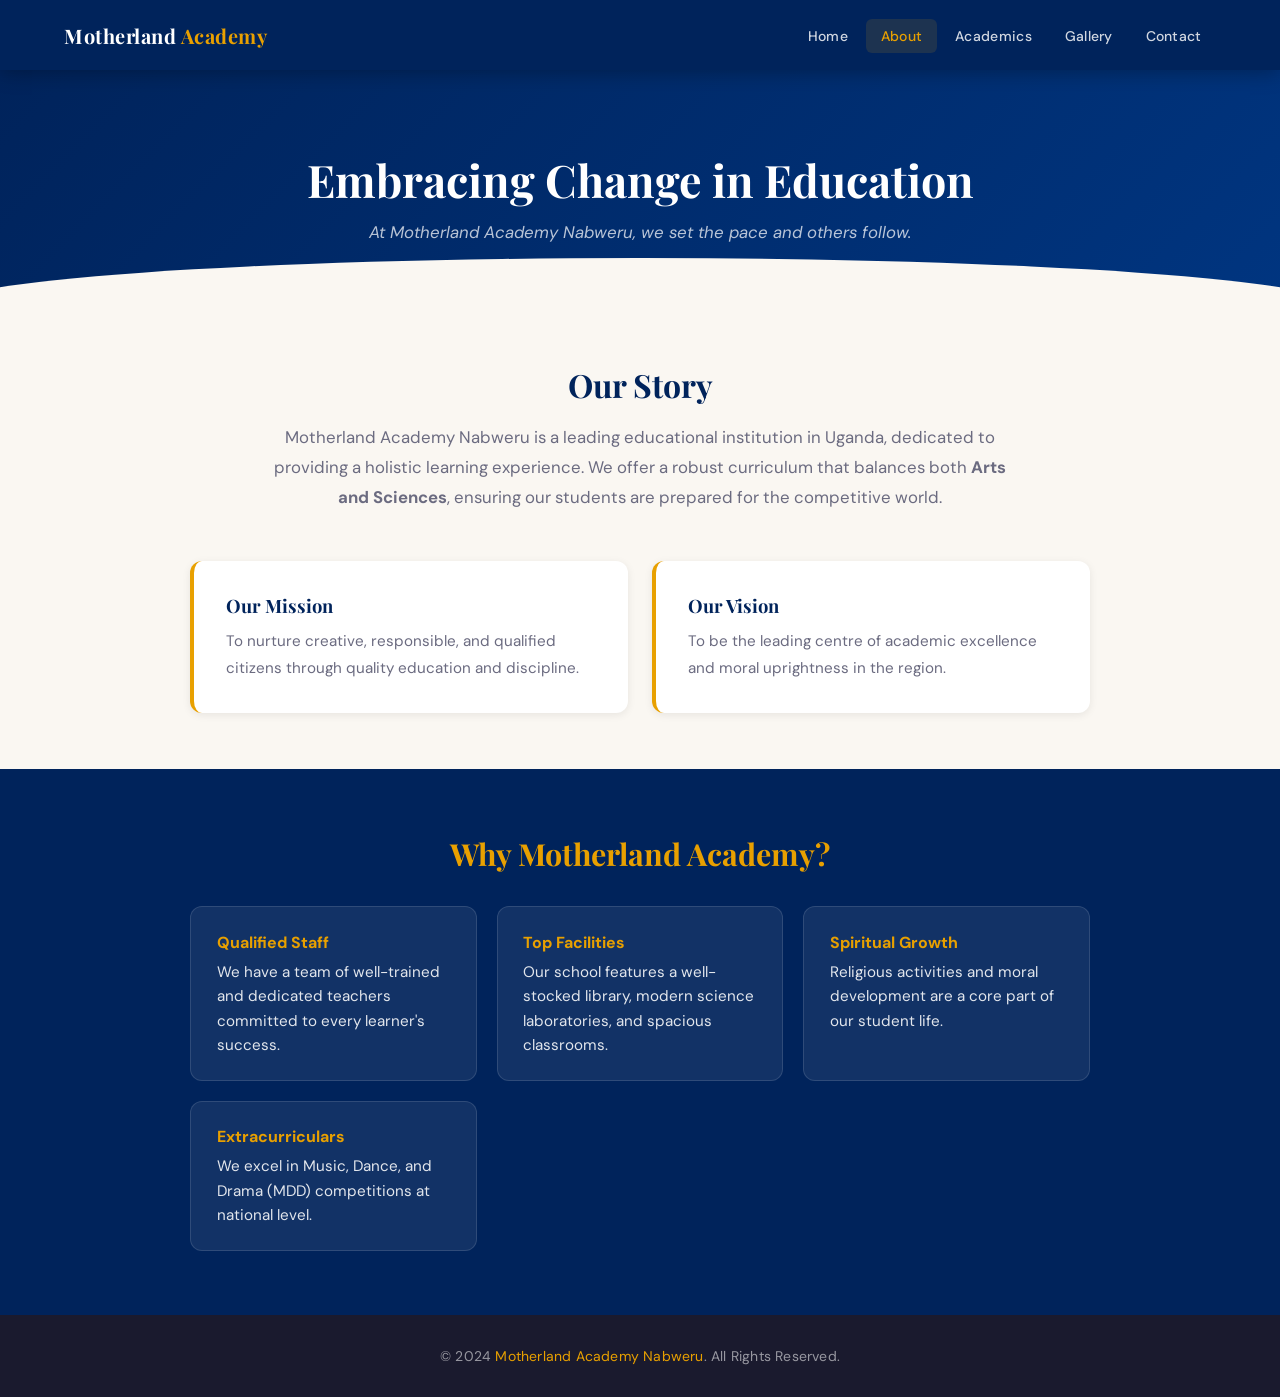
<file: about.html>
<!DOCTYPE html>
<html lang="en">
<head>
    <meta charset="UTF-8">
    <meta name="viewport" content="width=device-width, initial-scale=1.0">
    <title>About Us | Motherland Academy Nabweru</title>
    <link rel="stylesheet" href="style.css">
    <link rel="icon" href="images/BADGE.png">
</head>

<body>

    <header>
        <div class="logo">Motherland <span>Academy</span></div>
        <nav id="main-nav">
            <ul>
                <li><a href="index.html">Home</a></li>
                <li><a href="about.html" class="active">About</a></li>
                <li><a href="academics.html">Academics</a></li>
                <li><a href="gallery.html">Gallery</a></li>
                <li><a href="contact.html">Contact</a></li>
            </ul>
        </nav>
        <div class="menu-toggle" id="mobile-menu">
            <span></span><span></span><span></span>
        </div>
    </header>

    <main>
        <!-- Hero Banner -->
        <section class="about-hero">
            <h1>Embracing Change in Education</h1>
            <p>At Motherland Academy Nabweru, we set the pace and others follow.</p>
        </section>

        <!-- Our Story -->
        <section class="about-content">
            <div class="text-block">
                <h2>Our Story</h2>
                <p>Motherland Academy Nabweru is a leading educational institution in Uganda, dedicated to providing a holistic learning experience. We offer a robust curriculum that balances both <strong>Arts and Sciences</strong>, ensuring our students are prepared for the competitive world.</p>
            </div>

            <div class="grid-container">
                <div class="card">
                    <h3>Our Mission</h3>
                    <p>To nurture creative, responsible, and qualified citizens through quality education and discipline.</p>
                </div>
                <div class="card">
                    <h3>Our Vision</h3>
                    <p>To be the leading centre of academic excellence and moral uprightness in the region.</p>
                </div>
            </div>
        </section>

        <!-- Why Us -->
        <section class="why-us">
            <h2>Why Motherland Academy?</h2>
            <ul>
                <li>
                    <strong>Qualified Staff</strong>
                    We have a team of well-trained and dedicated teachers committed to every learner's success.
                </li>
                <li>
                    <strong>Top Facilities</strong>
                    Our school features a well-stocked library, modern science laboratories, and spacious classrooms.
                </li>
                <li>
                    <strong>Spiritual Growth</strong>
                    Religious activities and moral development are a core part of our student life.
                </li>
                <li>
                    <strong>Extracurriculars</strong>
                    We excel in Music, Dance, and Drama (MDD) competitions at national level.
                </li>
            </ul>
        </section>
    </main>

    <footer>
        <p>&copy; 2024 <span>Motherland Academy Nabweru</span>. All Rights Reserved.</p>
    </footer>

    <script src="script.js"></script>
</body>
</html>
</file>
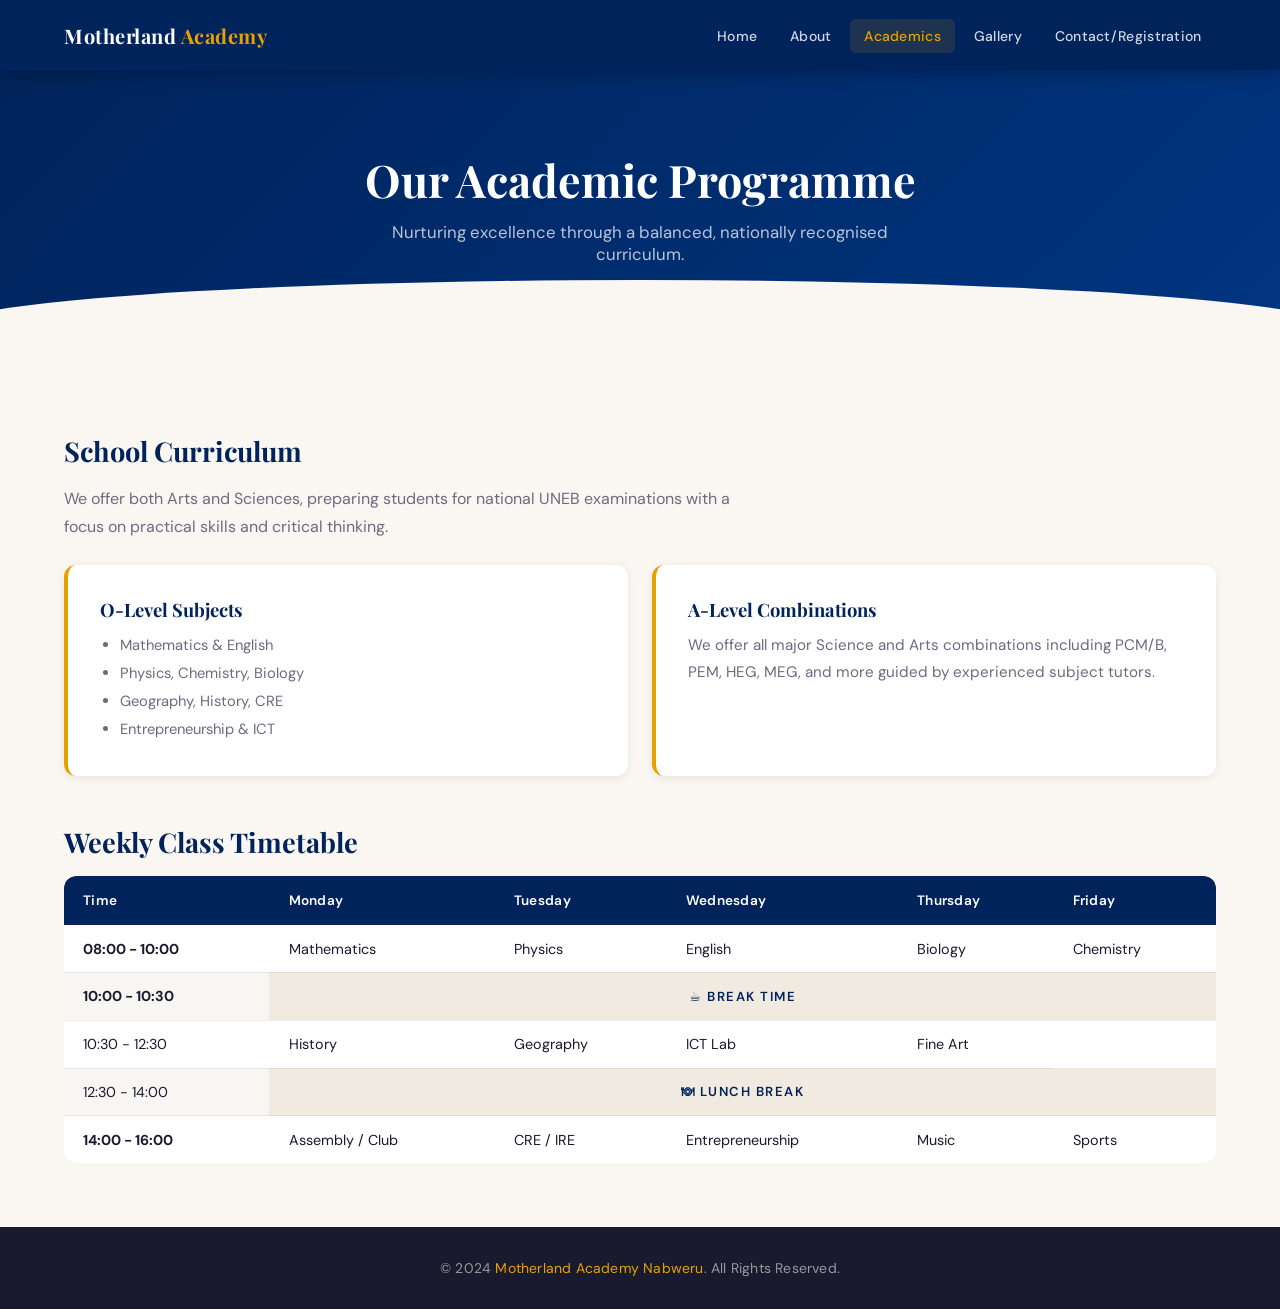
<file: academics.html>
<!DOCTYPE html>
<html lang="en">
<head>
    <meta charset="UTF-8">
    <meta name="viewport" content="width=device-width, initial-scale=1.0">
    <title>Academics | Motherland Academy Nabweru</title>
    <!-- This links to your same CSS file so it looks nice -->
    <link rel="stylesheet" href="style.css">
    <link rel="icon" href="images/BADGE.png">
</head>
<body>

    <header>
        <div class="logo">Motherland <span>Academy</span></div>
        <nav id="main-nav">
            <ul>
                <li><a href="index.html">Home</a></li>
                <li><a href="about.html">About</a></li>
                <li><a href="academics.html" class="active">Academics</a></li>
                <li><a href="gallery.html">Gallery</a></li>
                <li><a href="contact.html">Contact/Registration</a></li>
            </ul>
        </nav>
        <div class="menu-toggle" id="mobile-menu">
            <span></span><span></span><span></span>
        </div>
    </header>

    <main>
        <section class="hero-small">
            <h1>Our Academic Programme</h1>
            <p>Nurturing excellence through a balanced, nationally recognised curriculum.</p>
        </section>

        <section class="content-padding">
            <h2>School Curriculum</h2>
            <p>We offer both Arts and Sciences, preparing students for national UNEB examinations with a focus on practical skills and critical thinking.</p>
            
            <div class="info-grid">
                <div class="card">
                    <h3>O-Level Subjects</h3>
                    <ul>
                        <li>Mathematics &amp; English</li>
                        <li>Physics, Chemistry, Biology</li>
                        <li>Geography, History, CRE</li>
                        <li>Entrepreneurship &amp; ICT</li>
                    </ul>
                </div>
                <div class="card">
                    <h3>A-Level Combinations</h3>
                    <p>We offer all major Science and Arts combinations including PCM/B, PEM, HEG, MEG, and more guided by experienced subject tutors.</p>
                </div>
            </div>

            <h2>Weekly Class Timetable</h2>
            <div style="overflow-x:auto; border-radius: 12px;">
                <table class="timetable">
                    <thead>
                        <tr>
                            <th>Time</th>
                            <th>Monday</th>
                            <th>Tuesday</th>
                            <th>Wednesday</th>
                            <th>Thursday</th>
                            <th>Friday</th>
                        </tr>
                    </thead>
                    <tbody>
                        <tr>
                            <td><strong>08:00 - 10:00</strong></td>
                            <td>Mathematics</td>
                            <td>Physics</td>
                            <td>English</td>
                            <td>Biology</td>
                            <td>Chemistry</td>
                        </tr>
                        <tr>
                            <td><strong>10:00 - 10:30</strong></td>
                            <td colspan="5">☕ BREAK TIME</td>
                        </tr>
                        <tr>
                            <td>10:30 - 12:30</td>
                            <td>History</td>
                            <td>Geography</td>
                            <td>ICT Lab</td>
                            <td>Fine Art</td>
                            
                        </tr>
                        <tr>
                            <td>12:30 - 14:00</td>
                            <td colspan="5">🍽 LUNCH BREAK</td>
                        </tr>
                        <tr>
                            <td><strong>14:00 - 16:00</strong></td>
                            <td>Assembly / Club</td>
                            <td>CRE / IRE</td>
                            <td>Entrepreneurship</td>
                            <td>Music</td>
                            <td>Sports</td>
                        </tr>
                    </tbody>
                </table>
            </div>
        </section>
    </main>

    <footer>
        <p>&copy; 2024 <span>Motherland Academy Nabweru</span>. All Rights Reserved.</p>
    </footer>

    <!-- This links to your same JS file so the mobile menu works -->
    <script src="script.js"></script>
</body>
</html>
</file>
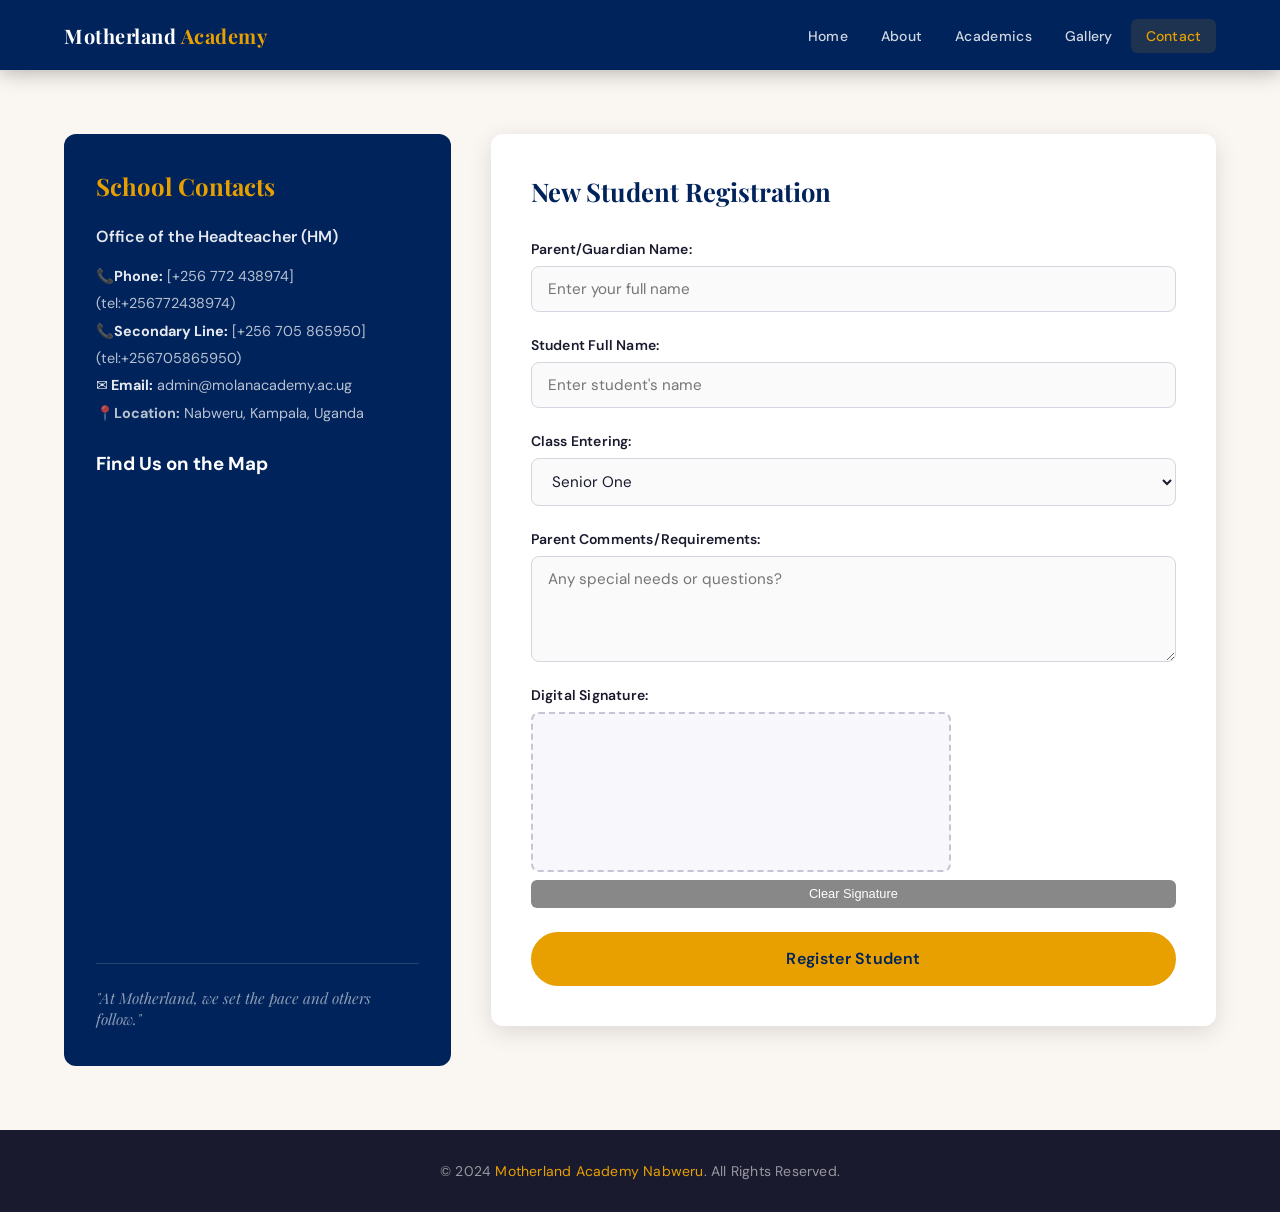
<file: contact.html>
<!DOCTYPE html>
<html lang="en">
<head>
    <meta charset="UTF-8">
    <meta name="viewport" content="width=device-width, initial-scale=1.0">
    <title>Contact &amp; Registration | Motherland Academy</title>
    <link rel="stylesheet" href="style.css">
    <link rel="icon" href="IMAGES/BADGE.png">
</head>


<body>
    <header>
        <div class="logo">Motherland <span>Academy</span></div>
        <nav id="main-nav">
            <ul>
                <li><a href="index.html">Home</a></li>
                <li><a href="about.html">About</a></li>
                <li><a href="academics.html">Academics</a></li>
                <li><a href="gallery.html">Gallery</a></li>
                <li><a href="contact.html" class="active">Contact</a></li>
            </ul>
        </nav>
    </header>

    <main class="contact-container">
        <!-- Staff Contact Section -->
        <aside class="staff-info">
            <h2>School Contacts</h2>
            <div class="contact-card">
                <h3>Office of the Headteacher (HM)</h3>
                <p><strong style="color:rgba(255,255,255,0.9)">📞Phone:</strong> [+256 772 438974](tel:+256772438974)</p>
                <p><strong style="color:rgba(255,255,255,0.9)">📞Secondary Line:</strong> [+256 705 865950](tel:+256705865950)</p>
                <p><strong style="color:rgba(255,255,255,0.9)">✉ Email:</strong> admin@molanacademy.ac.ug</p>
                <p><strong>📍Location:</strong> Nabweru, Kampala, Uganda</p>
            </div>
            <!-- Live Google Map -->
<div class="map-container" style="margin-top: 1.5rem;">
    <h3 style="margin-bottom: 0.5rem; color: #fff;">Find Us on the Map</h3>
    
    
    <iframe src="https://www.google.com/maps/embed?pb=!1m18!1m12!1m3!1d3989.7401018287705!2d32.544858173492365!3d0.3587703639627727!2m3!1f0!2f0!3f0!3m2!1i1024!2i768!4f13.1!3m3!1m2!1s0x177dba81d717a883%3A0xd3ceca4c4981167f!2sMotherland%20Academy%20Nabweru!5e0!3m2!1sen!2sug!4v1777623768174!5m2!1sen!2sug" width="600" height="450" style="border:0;" allowfullscreen="" loading="lazy" referrerpolicy="no-referrer-when-downgrade"></iframe>
</div>
 <hr>
            <p><em>"At Motherland, we set the pace and others follow."</em></p>
        </aside>

        <!-- Registration Form Section -->
        <section class="registration-form">
            <h2>New Student Registration</h2>
            <form id="regForm" onsubmit="return validateSubmission(event)">
                <div class="form-group">
                    <label for="pName">Parent/Guardian Name:</label>
                    <input type="text" id="pName" placeholder="Enter your full name" required>
                </div>

                <div class="form-group">
                    <label for="sName">Student Full Name:</label>
                    <input type="text" id="sName" placeholder="Enter student's name" required>
                </div>

                <div class="form-group">
                    <label for="class">Class Entering:</label>
                    <select id="class">
                        <option value="s1">Senior One</option>
                        <option value="s2">Senior Two</option>
                        <option value="s3">Senior Three</option>
                        <option value="s4">Senior Four</option>
                        <option value="s5">Senior Five</option>
                        <option value="s6">Senior Six</option>
                    </select>
                </div>

                <div class="form-group">
                    <label for="comments">Parent Comments/Requirements:</label>
                    <textarea id="comments" rows="4" placeholder="Any special needs or questions?"></textarea>
                </div>

                <!-- Digital Signature Area -->
                <div class="form-group">
                    <label>Digital Signature:</label>
                    <canvas id="signature-pad" width="400" height="150"></canvas>
                    <button type="button" class="btn-clear" onclick="clearSignature()">Clear Signature</button>
                </div>

                <button type="submit" class="btn" style="width: 100%; justify-content: center; font-size: 1rem; padding: 0.9rem;">Register Student</button>
            </form>
        </section>
    </main>

    <footer>
        <p>&copy; 2024 <span>Motherland Academy Nabweru</span>. All Rights Reserved.</p>
    </footer>

    <script src="script.js"></script>
</body>
</html>
</file>
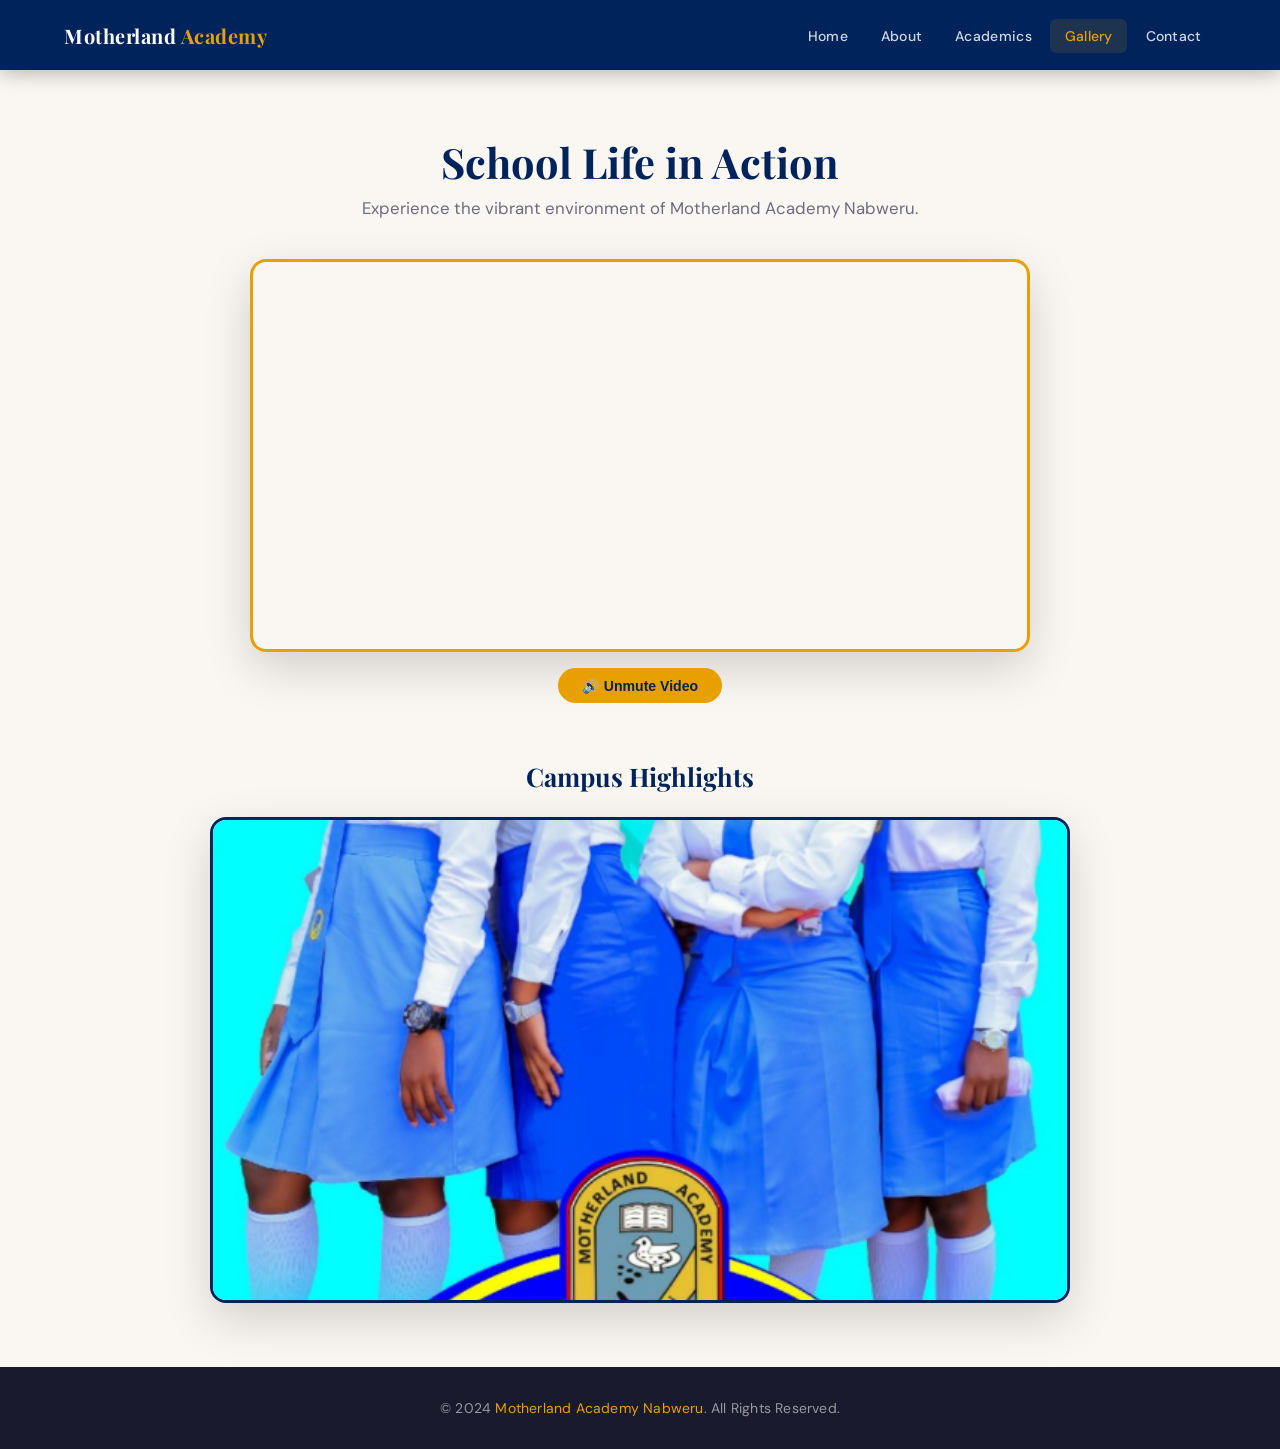
<file: gallery.html>
<!DOCTYPE html>
<html lang="en">
<head>
    <meta charset="UTF-8">
    <meta name="viewport" content="width=device-width, initial-scale=1.0">
    <title>Gallery | Motherland Academy Nabweru</title>
    <link rel="stylesheet" href="style.css">
    <link rel="icon" href="IMAGES/BADGE.png">
</head>
<body>

    <header>
        <div class="logo">Motherland <span>Academy</span></div>
        <nav id="main-nav">
            <ul>
                <li><a href="index.html">Home</a></li>
                <li><a href="about.html">About</a></li>
                <li><a href="academics.html">Academics</a></li>
                <li><a href="gallery.html" class="active">Gallery</a></li>
                <li><a href="contact.html">Contact</a></li>
            </ul>
        </nav>
    </header>

    <main class="gallery-section">
        <h1>School Life in Action</h1>
        <p>Experience the vibrant environment of Motherland Academy Nabweru.</p>

        <!-- 1. AUTOPLAY VIDEO (Minimal Space) -->
        <div class="video-box">
            <video id="schoolVideo" autoplay muted loop playsinline>
                <source src="IMAGES/MOTHERLAND.mp4" type="video/mp4">
                Your browser does not support the video tag.
            </video>
        </div>
        <button class="video-btn" id="soundButton" onclick="toggleSound()">🔊 Unmute Video</button>

        <!-- 2. AUTOMATIC IMAGE SLIDESHOW -->
        <h2>Campus Highlights</h2>
        
        <div class="slideshow-container">
            <div class="slides-wrapper" id="slider">
                <div class="slide-item"><img src="IMAGES/SMILE.png " alt="Students at Motherland Academy."></div>
                <div class="slide-item"><img src="IMAGES/FOOTBALL.png " alt="Football Activity"></div>
                <div class="slide-item"><img src="IMAGES/STUDENTS.png" alt="Students learning."></div>
                <div class="slide-item"><img src="IMAGES/ADVERT.png" alt="Laboratory"></div>
                <div class="slide-item"><img src="IMAGES/COOKING.png " alt="Cookery class."></div>
                <div class="slide-item"><img src="IMAGES/SPORTS.png " alt="Sports day."></div>
                <div class="slide-item"><img src="IMAGES/MEASUREMENTS.png " alt="Science measurements"></div>
                <div class="slide-item"><img src="IMAGES/DANCE.png" alt="Music, Dance and Drama"></div>
            </div>
        </div>
    </main>

    <footer>
        <p>&copy; 2024 <span>Motherland Academy Nabweru</span>. All Rights Reserved.</p>
    </footer>

    <script>
        // Video Sound Toggle
        function toggleSound() {
            const video = document.getElementById('schoolVideo');
            const btn = document.getElementById('soundButton');
            if (video.muted) {
                video.muted = false;
                btn.innerHTML = "🔈 Mute Sound";
            } else {
                video.muted = true;
                btn.innerHTML = "🔊 Unmute Video";
            }
        }

        // Automatic Slideshow Logic
        let currentSlide = 0;
        const slider = document.getElementById('slider');
        const totalSlides = document.querySelectorAll('.slide-item').length;

        function autoPlaySlides() {
            currentSlide = (currentSlide + 1) % totalSlides;
            slider.style.transform = `translateX(-${currentSlide * 100}%)`;
        }

        setInterval(autoPlaySlides, 3500); // Changes every 3.5 seconds
    </script>
</body>
</html>
</file>
<file: style.css>
@import url('https://fonts.googleapis.com/css2?family=Playfair+Display:ital,wght@0,400;0,600;0,700;1,400&family=DM+Sans:wght@300;400;500;600&display=swap');
:root {
    --navy:    #00235B;
    --gold:    #E8A000;
    --gold-lt: #F5C842;
    --cream:   #FAF7F2;
    --warm:    #F0EAE0;
    --text:    #1A1A2E;
    --muted:   #6B6B80;
    --white:   #FFFFFF;
    --accent:  #C8400F;

    --font-display: 'Playfair Display', Georgia, serif;
    --font-body:    'DM Sans', system-ui, sans-serif;

    --shadow-sm: 0 2px 8px rgba(0,0,0,0.08);
    --shadow-md: 0 6px 24px rgba(0,0,0,0.12);
    --shadow-lg: 0 16px 48px rgba(0,0,0,0.16);

    --radius: 12px;
    --transition: 0.3s cubic-bezier(0.4, 0, 0.2, 1);
}

/* ---- RESET ---- */
*, *::before, *::after {
    margin: 0;
    padding: 0;
    box-sizing: border-box;
}

html { scroll-behavior: smooth; }

body, html {
    width: 100%;
    overflow-x: hidden;
    font-family: var(--font-body);
    color: var(--text);
    background: var(--cream);
}

img { display: block; max-width: 100%; }

/* ============================================================
   HEADER / NAV
   ============================================================ */
header {
    background: var(--navy);
    display: flex;
    justify-content: space-between;
    align-items: center;
    padding: 0 5%;
    height: 70px;
    position: sticky;
    top: 0;
    z-index: 1000;
    box-shadow: 0 2px 20px rgba(0,0,0,0.3);
}

.logo {
    font-family: var(--font-display);
    font-size: 1.25rem;
    font-weight: 700;
    color: var(--white);
    letter-spacing: 0.5px;
}

.logo span {
    color: var(--gold);
}

nav ul {
    display: flex;
    list-style: none;
    gap: 0.25rem;
}

nav ul li a {
    color: rgba(255,255,255,0.82);
    text-decoration: none;
    font-size: 0.875rem;
    font-weight: 500;
    letter-spacing: 0.3px;
    padding: 0.5rem 0.9rem;
    border-radius: 6px;
    transition: var(--transition);
}

nav ul li a:hover {
    color: var(--white);
    background: rgba(255,255,255,0.1);
}

nav ul li a.active {
    color: var(--gold);
    background: rgba(232,160,0,0.12);
    border-bottom: none;
}

/* Hamburger */
.menu-toggle {
    display: none;
    flex-direction: column;
    gap: 5px;
    cursor: pointer;
    padding: 4px;
}

.menu-toggle span {
    display: block;
    width: 24px;
    height: 2px;
    background: var(--white);
    border-radius: 2px;
    transition: var(--transition);
}

/* ============================================================
   LOGO IMAGE (Badge above hero)
   ============================================================ */
.logo-image {
    width: 110px;
    height: 110px;
    object-fit: contain;
    display: block;
    margin: -55px auto 0;
    position: relative;
    z-index: 10;
    filter: drop-shadow(0 4px 12px rgba(0,0,0,0.35));
    border-radius: 50%;
    border: 4px solid var(--gold);
    background: var(--white);
    padding: 6px;
}

/* ============================================================
   HERO — HOME
   ============================================================ */
.hero-home {
    height: 88vh;
    min-height: 520px;
    background: url('images/FACE.png') center 30% / cover no-repeat;
    position: relative;
    display: flex;
    align-items: center;
    justify-content: center;
    text-align: center;
}

.hero-home::before {
    content: '';
    position: absolute;
    inset: 0;
    background: linear-gradient(
        160deg,
        rgba(0,35,91,0.75) 0%,
        rgba(0,35,91,0.45) 50%,
        rgba(0,0,0,0.55) 100%
    );
}

.hero-overlay {
    position: relative;
    z-index: 2;
    max-width: 700px;
    padding: 3.5rem 3rem;
    background: rgba(0,35,91,0.45);
    backdrop-filter: blur(2px);
    border-radius: 20px;
    border: 1.5px solid rgba(232,160,0,0.45);
    animation: fadeUp 0.9s ease both;
}

.hero-overlay h1 {
    font-family: var(--font-display);
    font-size: clamp(2rem, 5vw, 3.2rem);
    font-weight: 700;
    color: var(--white);
    line-height: 1.2;
    margin-bottom: 1rem;
}

.motto {
    font-family: var(--font-display);
    font-style: italic;
    font-size: 1.15rem;
    color: var(--gold-lt);
    margin-bottom: 2rem;
    opacity: 0.95;
}

.cta-buttons {
    display: flex;
    gap: 1rem;
    justify-content: center;
    flex-wrap: wrap;
}

/* ============================================================
   BUTTONS
   ============================================================ */
.btn {
    display: inline-block;
    background: var(--gold);
    color: var(--navy);
    font-family: var(--font-body);
    font-weight: 600;
    font-size: 0.9rem;
    padding: 0.75rem 1.8rem;
    border-radius: 50px;
    text-decoration: none;
    border: 2px solid var(--gold);
    cursor: pointer;
    transition: var(--transition);
    letter-spacing: 0.3px;
}

.btn:hover {
    background: var(--gold-lt);
    border-color: var(--gold-lt);
    transform: translateY(-2px);
    box-shadow: 0 8px 24px rgba(232,160,0,0.35);
}

.btn.secondary {
    background: transparent;
    color: var(--white);
    border-color: rgba(255,255,255,0.7);
}

.btn.secondary:hover {
    background: rgba(255,255,255,0.15);
    border-color: var(--white);
    transform: translateY(-2px);
}

/* ============================================================
   HOME HIGHLIGHTS
   ============================================================ */
.home-highlights {
    display: grid;
    grid-template-columns: repeat(auto-fit, minmax(280px, 1fr));
    gap: 1.5rem;
    padding: 4rem 5%;
    background: var(--warm);
}

.highlight-card {
    background: var(--white);
    padding: 2.25rem 2rem;
    border-radius: var(--radius);
    border-top: 4px solid var(--gold);
    box-shadow: var(--shadow-sm);
    transition: var(--transition);
    position: relative;
    overflow: hidden;
}

.highlight-card::before {
    content: '';
    position: absolute;
    bottom: 0; left: 0;
    width: 0; height: 3px;
    background: var(--navy);
    transition: width 0.4s ease;
}

.highlight-card:hover {
    transform: translateY(-4px);
    box-shadow: var(--shadow-md);
}

.highlight-card:hover::before { width: 100%; }

.highlight-card h3 {
    font-family: var(--font-display);
    font-size: 1.2rem;
    color: var(--navy);
    margin-bottom: 0.75rem;
}

.highlight-card p {
    color: var(--muted);
    font-size: 0.95rem;
    line-height: 1.7;
}

/* ============================================================
   STATS STRIP (new — home page)
   ============================================================ */
.stats-strip {
    background: var(--navy);
    display: flex;
    justify-content: center;
    flex-wrap: wrap;
    gap: 0;
    padding: 3rem 5%;
}

.stat-item {
    flex: 1;
    min-width: 150px;
    text-align: center;
    padding: 1.5rem 2rem;
    border-right: 1px solid rgba(255,255,255,0.12);
    color: var(--white);
}

.stat-item:last-child { border-right: none; }

.stat-item .number {
    font-family: var(--font-display);
    font-size: 2.8rem;
    font-weight: 700;
    color: var(--gold);
    line-height: 1;
}

.stat-item .label {
    font-size: 0.82rem;
    letter-spacing: 1.5px;
    text-transform: uppercase;
    opacity: 0.7;
    margin-top: 0.4rem;
}

/* ============================================================
   HERO SMALL (Academics, About, etc.)
   ============================================================ */
.hero-small {
    background: linear-gradient(135deg, var(--navy) 0%, #003580 100%);
    padding: 5rem 5% 4rem;
    text-align: center;
    position: relative;
    overflow: hidden;
}

.hero-small::after {
    content: '';
    position: absolute;
    bottom: -1px; left: 0; right: 0;
    height: 50px;
    background: var(--cream);
    clip-path: ellipse(55% 100% at 50% 100%);
}

.hero-small h1 {
    font-family: var(--font-display);
    font-size: clamp(1.8rem, 4vw, 2.8rem);
    color: var(--white);
    margin-bottom: 0.75rem;
}

.hero-small p {
    color: rgba(255,255,255,0.72);
    font-size: 1.05rem;
    max-width: 500px;
    margin: 0 auto;
}

/* ABOUT HERO */
.about-hero {
    background: linear-gradient(135deg, var(--navy) 0%, #003580 100%);
    padding: 5rem 5% 4rem;
    text-align: center;
    position: relative;
    overflow: hidden;
}

.about-hero::after {
    content: '';
    position: absolute;
    bottom: -1px; left: 0; right: 0;
    height: 50px;
    background: var(--cream);
    clip-path: ellipse(55% 100% at 50% 100%);
}

.about-hero h1 {
    font-family: var(--font-display);
    font-size: clamp(1.8rem, 4vw, 2.8rem);
    color: var(--white);
    margin-bottom: 0.75rem;
}

.about-hero p {
    color: rgba(255,255,255,0.72);
    font-size: 1.05rem;
    font-style: italic;
}

/* ============================================================
   CONTENT PADDING / SECTIONS
   ============================================================ */
.content-padding { padding: 4rem 5%; }

/* ============================================================
   ABOUT PAGE
   ============================================================ */
.about-content { padding: 3.5rem 5%; }

.text-block {
    max-width: 760px;
    margin: 0 auto 3rem;
    text-align: center;
}

.text-block h2 {
    font-family: var(--font-display);
    font-size: 2rem;
    color: var(--navy);
    margin-bottom: 1rem;
}

.text-block p {
    color: var(--muted);
    font-size: 1.05rem;
    line-height: 1.8;
}

.grid-container {
    display: grid;
    grid-template-columns: repeat(auto-fit, minmax(260px, 1fr));
    gap: 1.5rem;
    max-width: 900px;
    margin: 0 auto;
}

.card {
    background: var(--white);
    padding: 2rem;
    border-radius: var(--radius);
    box-shadow: var(--shadow-sm);
    border-left: 4px solid var(--gold);
    transition: var(--transition);
}

.card:hover {
    transform: translateY(-3px);
    box-shadow: var(--shadow-md);
}

.card h3 {
    font-family: var(--font-display);
    font-size: 1.15rem;
    color: var(--navy);
    margin-bottom: 0.65rem;
}

.card ul {
    padding-left: 1.25rem;
    color: var(--muted);
    font-size: 0.92rem;
    line-height: 1.9;
}

.card p {
    color: var(--muted);
    font-size: 0.95rem;
    line-height: 1.75;
}

/* WHY US */
.why-us {
    background: var(--navy);
    padding: 4rem 5%;
    color: var(--white);
}

.why-us h2 {
    font-family: var(--font-display);
    font-size: 1.9rem;
    color: var(--gold);
    margin-bottom: 2rem;
    text-align: center;
}

.why-us ul {
    list-style: none;
    display: grid;
    grid-template-columns: repeat(auto-fit, minmax(260px, 1fr));
    gap: 1.25rem;
    max-width: 900px;
    margin: 0 auto;
}

.why-us ul li {
    background: rgba(255,255,255,0.07);
    border: 1px solid rgba(255,255,255,0.12);
    padding: 1.4rem 1.6rem;
    border-radius: var(--radius);
    font-size: 0.95rem;
    line-height: 1.6;
    color: rgba(255,255,255,0.88);
    transition: var(--transition);
}

.why-us ul li:hover {
    background: rgba(232,160,0,0.12);
    border-color: var(--gold);
}

.why-us ul li strong {
    display: block;
    color: var(--gold);
    font-size: 1rem;
    margin-bottom: 0.3rem;
}

/* ============================================================
   ACADEMICS PAGE
   ============================================================ */
.content-padding h2 {
    font-family: var(--font-display);
    font-size: 1.7rem;
    color: var(--navy);
    margin: 2.5rem 0 1rem;
}

.content-padding > p {
    color: var(--muted);
    margin-bottom: 1.5rem;
    line-height: 1.75;
    max-width: 680px;
}

.info-grid {
    display: grid;
    grid-template-columns: repeat(auto-fit, minmax(280px, 1fr));
    gap: 1.5rem;
    margin-bottom: 3rem;
}

/* Timetable */
.timetable {
    width: 100%;
    border-collapse: collapse;
    background: var(--white);
    border-radius: var(--radius);
    overflow: hidden;
    box-shadow: var(--shadow-sm);
    font-size: 0.9rem;
}

.timetable th {
    background: var(--navy);
    color: var(--white);
    padding: 1rem 1.2rem;
    text-align: left;
    font-weight: 600;
    letter-spacing: 0.3px;
    font-size: 0.85rem;
}

.timetable td {
    padding: 0.9rem 1.2rem;
    border-bottom: 1px solid rgba(0,0,0,0.07);
    color: var(--text);
}

.timetable tr:last-child td { border-bottom: none; }

.timetable tr:nth-child(even) td { background: #f8f6f2; }

.timetable td[colspan] {
    text-align: center !important;
    background: var(--warm) !important;
    font-weight: 600;
    font-size: 0.82rem;
    letter-spacing: 1.5px;
    text-transform: uppercase;
    color: var(--navy) !important;
}

/* ============================================================
   GALLERY PAGE
   ============================================================ */
.gallery-section {
    padding: 4rem 5%;
    text-align: center;
}

.gallery-section h1 {
    font-family: var(--font-display);
    font-size: clamp(1.8rem, 4vw, 2.6rem);
    color: var(--navy);
    margin-bottom: 0.5rem;
}

.gallery-section > p {
    color: var(--muted);
    font-size: 1.05rem;
    margin-bottom: 2.5rem;
}

/* Video box */
.video-box {
    max-width: 780px;
    margin: 0 auto 1rem;
    border-radius: 16px;
    overflow: hidden;
    box-shadow: var(--shadow-lg);
    border: 3px solid var(--gold);
}

video { width: 100%; display: block; }

.video-btn {
    background: var(--gold);
    color: var(--navy);
    border: none;
    padding: 0.6rem 1.5rem;
    border-radius: 50px;
    font-weight: 600;
    font-size: 0.88rem;
    cursor: pointer;
    transition: var(--transition);
    margin-bottom: 3.5rem;
}

.video-btn:hover {
    background: var(--gold-lt);
    transform: translateY(-2px);
}

.gallery-section h2 {
    font-family: var(--font-display);
    font-size: 1.6rem;
    color: var(--navy);
    margin-bottom: 1.5rem;
}

/* Slideshow */
.slideshow-container {
    max-width: 860px;
    position: relative;
    margin: 0 auto;
    overflow: hidden;
    border-radius: 16px;
    box-shadow: var(--shadow-lg);
    border: 3px solid var(--navy);
}

.slides-wrapper {
    display: flex;
    transition: transform 0.8s cubic-bezier(0.4, 0, 0.2, 1);
}

.slide-item { min-width: 100%; }

.slide-item img {
    width: 100%;
    height: 480px;
    object-fit: cover;
    display: block;
}

/* ============================================================
   CONTACT PAGE
   ============================================================ */
.contact-container {
    display: flex;
    flex-wrap: wrap;
    gap: 2.5rem;
    padding: 4rem 5%;
    align-items: flex-start;
}

.staff-info {
    flex: 1;
    min-width: 280px;
    background: var(--navy);
    padding: 2.25rem 2rem;
    border-radius: var(--radius);
    color: var(--white);
}

.staff-info h2 {
    font-family: var(--font-display);
    font-size: 1.5rem;
    color: var(--gold);
    margin-bottom: 1.5rem;
}

.contact-card h3 {
    font-size: 1rem;
    font-weight: 600;
    margin-bottom: 1rem;
    color: rgba(255,255,255,0.9);
}

.contact-card p {
    font-size: 0.9rem;
    line-height: 1.9;
    color: rgba(255,255,255,0.72);
}

.contact-card a {
    color: var(--gold-lt);
    text-decoration: none;
}

.staff-info hr {
    border: none;
    border-top: 1px solid rgba(255,255,255,0.15);
    margin: 1.5rem 0;
}

.staff-info em {
    font-family: var(--font-display);
    font-size: 0.95rem;
    color: rgba(255,255,255,0.55);
}

.registration-form {
    flex: 2;
    min-width: 320px;
    background: var(--white);
    padding: 2.5rem;
    border-radius: var(--radius);
    box-shadow: var(--shadow-md);
}

.registration-form h2 {
    font-family: var(--font-display);
    font-size: 1.6rem;
    color: var(--navy);
    margin-bottom: 2rem;
}

.form-group {
    margin-bottom: 1.5rem;
    display: flex;
    flex-direction: column;
}

.form-group label {
    font-weight: 600;
    font-size: 0.875rem;
    color: var(--text);
    margin-bottom: 0.5rem;
    letter-spacing: 0.2px;
}

.form-group input,
.form-group select,
.form-group textarea {
    padding: 0.75rem 1rem;
    border: 1.5px solid #D5D5DF;
    border-radius: 8px;
    font-family: var(--font-body);
    font-size: 0.95rem;
    color: var(--text);
    background: #FAFAFA;
    transition: var(--transition);
    outline: none;
}

.form-group input:focus,
.form-group select:focus,
.form-group textarea:focus {
    border-color: var(--navy);
    background: var(--white);
    box-shadow: 0 0 0 3px rgba(0,35,91,0.08);
}

#signature-pad {
    border: 2px dashed #C5C5D5;
    background: #F8F8FC;
    cursor: crosshair;
    border-radius: 8px;
    width: 100%;
    max-width: 420px;
    display: block;
}

.btn-clear {
    background: #888;
    color: white;
    border: none;
    border-radius: 6px;
    padding: 0.4rem 0.9rem;
    font-size: 0.8rem;
    cursor: pointer;
    margin-top: 8px;
    transition: var(--transition);
}

.btn-clear:hover { background: #555; }

/* ============================================================
   FOOTER
   ============================================================ */
footer {
    background: var(--text);
    color: rgba(255,255,255,0.55);
    text-align: center;
    padding: 2rem;
    font-size: 0.875rem;
    letter-spacing: 0.2px;
}

footer span { color: var(--gold); }

/* ============================================================
   ANIMATIONS
   ============================================================ */
@keyframes fadeUp {
    from { opacity: 0; transform: translateY(28px); }
    to   { opacity: 1; transform: translateY(0); }
}

/* ============================================================
   RESPONSIVE
   ============================================================ */
@media (max-width: 768px) {
    nav ul {
        display: none;
        flex-direction: column;
        background: var(--navy);
        position: absolute;
        top: 70px; left: 0;
        width: 100%;
        padding: 1rem 0;
        box-shadow: 0 8px 24px rgba(0,0,0,0.2);
    }

    nav ul.show { display: flex; }

    nav ul li a {
        padding: 0.75rem 1.5rem;
        border-radius: 0;
        font-size: 1rem;
    }

    .menu-toggle { display: flex; }

    .hero-home { height: 70vh; }

    .hero-overlay { padding: 2rem 1.5rem; margin: 1rem; }

    .logo-image {
        width: 80px;
        height: 80px;
        margin-top: -40px;
    }

    .stats-strip { padding: 2rem; }

    .stat-item { border-right: none; border-bottom: 1px solid rgba(255,255,255,0.12); }

    .stat-item:last-child { border-bottom: none; }

    .slide-item img { height: 260px; }

    .contact-container { flex-direction: column; }

    .staff-info, .registration-form { min-width: 100%; }

    #signature-pad { width: 100%; }
}

@media (max-width: 480px) {
    .hero-overlay h1 { font-size: 1.6rem; }
    .cta-buttons { flex-direction: column; align-items: center; }
}
</file>
